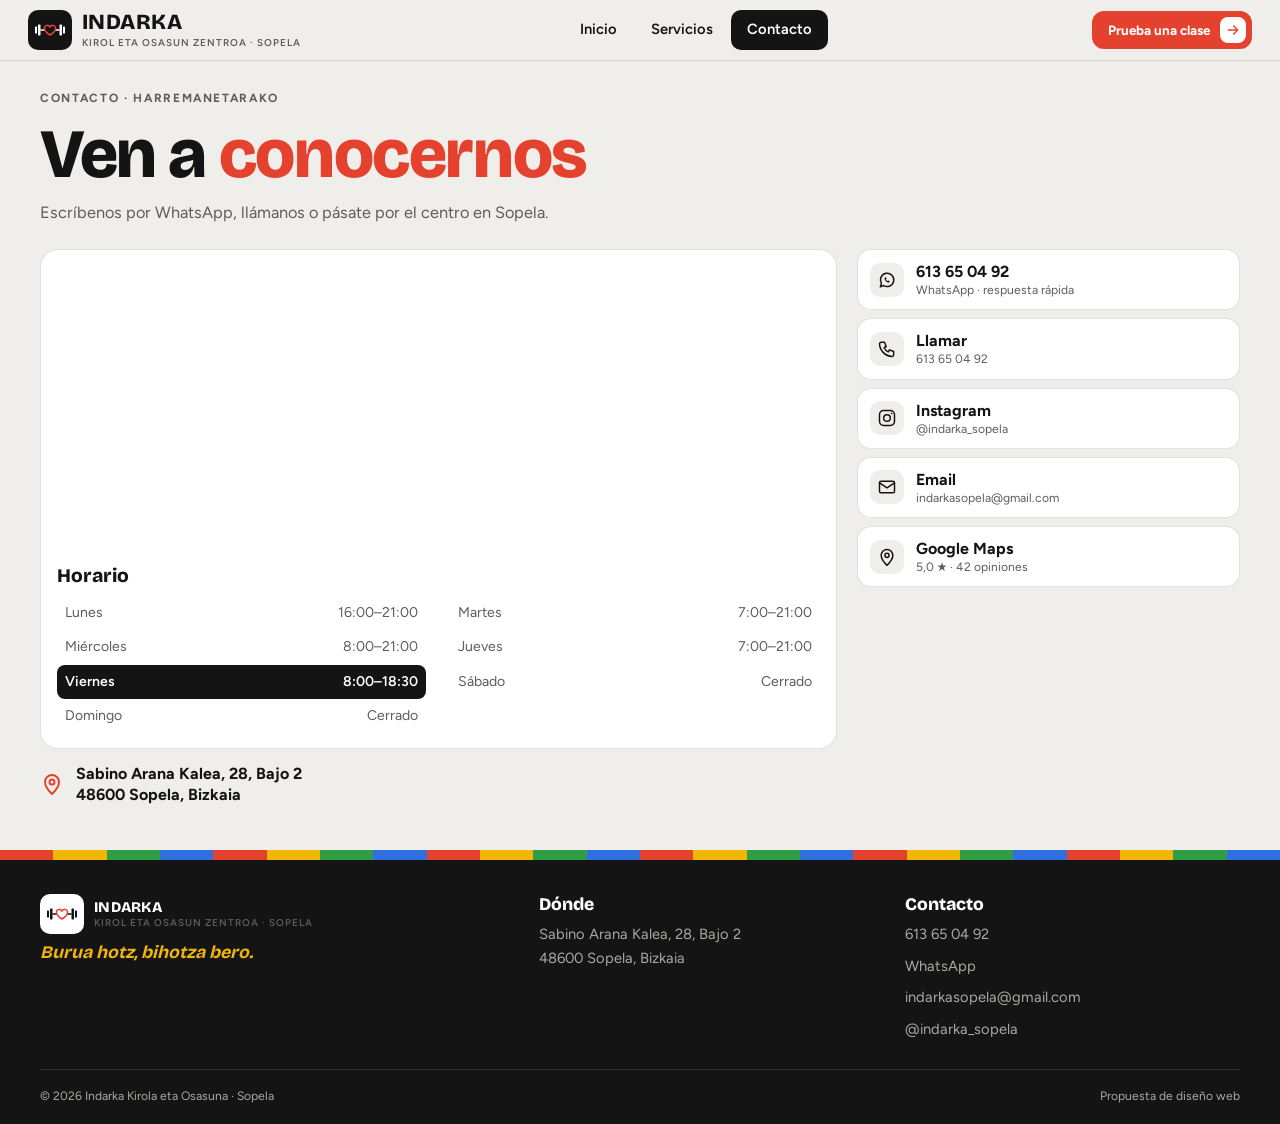
<file: contacto.html>
<!doctype html><html lang="es"><head><meta charset="utf-8"><meta name="viewport" content="width=device-width,initial-scale=1"><title>Contacto · Indarka, Sopela</title><meta name="description" content="Contacta con Indarka en Sopela: 613 65 04 92, indarkasopela@gmail.com."><meta name="theme-color" content="#141414">
<meta property="og:title" content="Contacto · Indarka, Sopela"><meta property="og:description" content="Contacta con Indarka en Sopela: 613 65 04 92, indarkasopela@gmail.com."><meta property="og:image" content="https://lh3.googleusercontent.com/gps-cs-s/ANWiy9QxYAkdA4h9K3HqkUiW6o0ln8bfl74HVTs6HFjgJ6Ffz-Nzc3xp4CpnVTJXJd3KTeh5zs9AXDaFETh2uyRLpJcOtnv6Kz9hyFxmfzUcGPkmEI0HGvlnfArTZdiR6OLb7YpLpwfQHw=w1200">
<link rel="icon" href="favicon.svg" type="image/svg+xml"><link rel="preconnect" href="https://fonts.googleapis.com"><link rel="preconnect" href="https://fonts.gstatic.com" crossorigin>
<link href="https://fonts.googleapis.com/css2?family=Bricolage+Grotesque:opsz,wght@12..96,500;12..96,700;12..96,800&family=Figtree:wght@400;500;600;700&display=swap" rel="stylesheet"><link rel="stylesheet" href="styles.css?v=1793131618"></head><body>
<header class="top"><a class="brand" href="index.html?v=1793131581"><span class="lg"><svg viewBox="0 0 64 32" aria-hidden="true"><rect x="2" y="9" width="4" height="14" rx="1"/><rect x="8" y="5" width="5" height="22" rx="1.5"/><rect x="51" y="5" width="5" height="22" rx="1.5"/><rect x="58" y="9" width="4" height="14" rx="1"/><rect x="13" y="14.5" width="9" height="3"/><rect x="42" y="14.5" width="9" height="3"/><path d="M32 26s-11-6.5-11-13a5.5 5.5 0 0 1 11-1.5A5.5 5.5 0 0 1 43 13c0 6.5-11 13-11 13z" fill="none" stroke="currentColor" stroke-width="3"/></svg></span><span>INDARKA<small>Kirol eta osasun zentroa · Sopela</small></span></a>
<nav class="menu"><a href="index.html?v=1793131581">Inicio</a><a href="servicios.html?v=1793131581">Servicios</a><a href="contacto.html?v=1793131581" class=on>Contacto</a></nav><div class="act"><a class="btn mag sm pri hcta" href="https://wa.me/34613650492?text=Kaixo%21%20Me%20gustar%C3%ADa%20informaci%C3%B3n%20para%20empezar%20a%20entrenar%20en%20Indarka." target=_blank rel=noopener><span>Prueba una clase</span><i><svg viewBox="0 0 24 24" aria-hidden="true"><path d="M5 12h14M13 6l6 6-6 6"/></svg></i></a><button class="burger" aria-label="Menú" aria-expanded="false"><span></span><span></span></button></div></header>
<main><section class="phd pc"><div class="wrap"><p class="eyebrow">Contacto · Harremanetarako</p><h1>Ven a <span class="hl">conocernos</span></h1><p class="lead">Escríbenos por WhatsApp, llámanos o pásate por el centro en Sopela.</p></div></section>
<section class="sec pt0"><div class="wrap cg"><div class="mcol"><div class="mapbox"><iframe title="Mapa de Indarka en Sopela" loading="lazy" src="https://maps.google.com/maps?q=Indarka%20Kirola%20eta%20Osasuna%2C%20Sabino%20Arana%2028%2C%20Sopela&z=16&output=embed"></iframe>
<div class="hours"><b>Horario</b><ul id="hours"><li data-d="1"><span>Lunes</span><span>16:00–21:00</span></li><li data-d="2"><span>Martes</span><span>7:00–21:00</span></li><li data-d="3"><span>Miércoles</span><span>8:00–21:00</span></li><li data-d="4"><span>Jueves</span><span>7:00–21:00</span></li><li data-d="5"><span>Viernes</span><span>8:00–18:30</span></li><li data-d="6"><span>Sábado</span><span>Cerrado</span></li><li data-d="0"><span>Domingo</span><span>Cerrado</span></li></ul></div></div>
<a class="addr" href="https://www.google.com/maps/place/?q=place_id:ChIJN8t_1MddTg0Rk3zAaMkkjOg" target="_blank" rel="noopener"><svg viewBox="0 0 24 24"><path d="M12 22s7-6.5 7-12a7 7 0 0 0-14 0c0 5.5 7 12 7 12z"/><circle cx="12" cy="10" r="2.5"/></svg><span><b>Sabino Arana Kalea, 28, Bajo 2</b><b>48600 Sopela, Bizkaia</b></span></a></div>
<aside class="cards"><a class="soc wa" href="https://wa.me/34613650492?text=Kaixo%21%20Me%20gustar%C3%ADa%20informaci%C3%B3n%20para%20empezar%20a%20entrenar%20en%20Indarka." target="_blank" rel="noopener"><svg viewBox="0 0 24 24"><path d="M4 20l1.3-4A8 8 0 1 1 8 18.7z"/><path class="f" d="M9 9.5c0 3 2.5 5.5 5.5 5.5l1-1.5-2-1-1 .8a4 4 0 0 1-1.8-1.8l.8-1-1-2z"/></svg><span><b>613 65 04 92</b><small>WhatsApp · respuesta rápida</small></span></a>
<a class="soc tl" href="tel:+34613650492"><svg viewBox="0 0 24 24"><path d="M5 4h4l2 5-2.5 1.5a11 11 0 0 0 5 5L15 13l5 2v4a2 2 0 0 1-2 2A16 16 0 0 1 3 6a2 2 0 0 1 2-2"/></svg><span><b>Llamar</b><small>613 65 04 92</small></span></a>
<a class="soc ig" href="https://www.instagram.com/indarka_sopela/" target="_blank" rel="noopener"><svg viewBox="0 0 24 24"><rect x="3" y="3" width="18" height="18" rx="5"/><circle cx="12" cy="12" r="4"/><circle cx="17.5" cy="6.5" r="1" class="f"/></svg><span><b>Instagram</b><small>@indarka_sopela</small></span></a>
<a class="soc em" href="mailto:indarkasopela@gmail.com"><svg viewBox="0 0 24 24"><rect x="3" y="5" width="18" height="14" rx="2"/><path d="M3 7l9 6 9-6"/></svg><span><b>Email</b><small>indarkasopela@gmail.com</small></span></a>
<a class="soc gm" href="https://www.google.com/maps/place/?q=place_id:ChIJN8t_1MddTg0Rk3zAaMkkjOg" target="_blank" rel="noopener"><svg viewBox="0 0 24 24"><path d="M12 22s7-6.5 7-12a7 7 0 0 0-14 0c0 5.5 7 12 7 12z"/><circle cx="12" cy="10" r="2.5"/></svg><span><b>Google Maps</b><small>5,0 ★ · 42 opiniones</small></span></a></aside></div></section></main>
<footer><div class="tiles" aria-hidden="true"><i></i><i></i><i></i><i></i><i></i><i></i><i></i><i></i><i></i><i></i><i></i><i></i><i></i><i></i><i></i><i></i><i></i><i></i><i></i><i></i><i></i><i></i><i></i><i></i></div><div class="wrap fg"><div><a class="brand" href="index.html?v=1793131581"><span class="lg"><svg viewBox="0 0 64 32" aria-hidden="true"><rect x="2" y="9" width="4" height="14" rx="1"/><rect x="8" y="5" width="5" height="22" rx="1.5"/><rect x="51" y="5" width="5" height="22" rx="1.5"/><rect x="58" y="9" width="4" height="14" rx="1"/><rect x="13" y="14.5" width="9" height="3"/><rect x="42" y="14.5" width="9" height="3"/><path d="M32 26s-11-6.5-11-13a5.5 5.5 0 0 1 11-1.5A5.5 5.5 0 0 1 43 13c0 6.5-11 13-11 13z" fill="none" stroke="currentColor" stroke-width="3"/></svg></span><span>INDARKA<small>Kirol eta osasun zentroa · Sopela</small></span></a><p class="motto">Burua hotz, bihotza bero.</p></div>
<div><b>Dónde</b><a href="https://www.google.com/maps/place/?q=place_id:ChIJN8t_1MddTg0Rk3zAaMkkjOg" target="_blank" rel="noopener">Sabino Arana Kalea, 28, Bajo 2<br>48600 Sopela, Bizkaia</a></div>
<div><b>Contacto</b><a href="tel:+34613650492">613 65 04 92</a><a href="https://wa.me/34613650492?text=Kaixo%21%20Me%20gustar%C3%ADa%20informaci%C3%B3n%20para%20empezar%20a%20entrenar%20en%20Indarka." target="_blank" rel="noopener">WhatsApp</a><a href="mailto:indarkasopela@gmail.com">indarkasopela@gmail.com</a><a href="https://www.instagram.com/indarka_sopela/" target="_blank" rel="noopener">@indarka_sopela</a></div></div>
<div class="wrap legal"><span>© 2026 Indarka Kirola eta Osasuna · Sopela</span><span>Propuesta de diseño web</span></div></footer>
<div class="lb" hidden><button class="lbx" aria-label="Cerrar">✕</button><img alt=""></div>
<script src="script.js?v=1793131618"></script></body></html>
</file>
<file: styles.css>
:root{--bg:#efeeea;--bg2:#e4e2dc;--card:#fff;--ink:#141414;--mut:#5d5d5a;--line:rgba(20,20,20,.12);--r:#e5412f;--y:#f2b705;--g:#2f9e44;--b:#2f6fe0;--wood:#b98b5e}
*{box-sizing:border-box;margin:0}html{scroll-behavior:smooth}
body{font-family:Figtree,system-ui,sans-serif;background:var(--bg);color:var(--ink);line-height:1.6;overflow-x:hidden;-webkit-font-smoothing:antialiased}
a{color:inherit}img{max-width:100%;display:block}button{font:inherit;color:inherit}
h1,h2,h3{font-family:'Bricolage Grotesque',system-ui,sans-serif;font-weight:800;line-height:1;letter-spacing:-.02em}
.hl{color:var(--r)}.wrap{width:min(1200px,100% - 40px);margin:0 auto}
.eyebrow{font-size:.74rem;font-weight:700;letter-spacing:.14em;text-transform:uppercase;color:var(--mut);display:flex;align-items:center;gap:10px}
.top{position:sticky;top:0;z-index:40;display:flex;justify-content:space-between;align-items:center;gap:16px;padding:10px 28px;background:rgba(239,238,234,.9);backdrop-filter:blur(12px);border-bottom:1px solid var(--line)}
.brand{display:flex;align-items:center;gap:10px;text-decoration:none;font:800 1.35rem 'Bricolage Grotesque',sans-serif;letter-spacing:.02em;line-height:1}.brand small{display:block;font:600 .62rem Figtree,sans-serif;letter-spacing:.1em;text-transform:uppercase;color:var(--mut);margin-top:3px}
.lg{width:44px;height:40px;border-radius:10px;background:var(--ink);color:#fff;display:grid;place-items:center;flex:none}.lg svg{width:32px;fill:currentColor}.lg path{stroke:var(--r)}
.menu{display:flex;gap:2px}.menu a{text-decoration:none;font-weight:600;font-size:.92rem;padding:8px 16px;border-radius:10px;transition:background .25s,color .25s}.menu a:hover{background:rgba(0,0,0,.06)}.menu a.on{background:var(--ink);color:#fff}
.act{display:flex;align-items:center;gap:10px}
.btn{position:relative;display:inline-flex;align-items:center;gap:12px;text-decoration:none;font:700 .9rem Figtree,sans-serif;padding:6px 6px 6px 18px;border-radius:12px;border:2px solid var(--ink);background:var(--ink);color:#fff;cursor:pointer;overflow:hidden;isolation:isolate;transition:transform .35s cubic-bezier(.2,.8,.2,1),color .35s}
.btn:before{content:"";position:absolute;inset:0;background:var(--r);transform:translateX(-101%);transition:transform .45s cubic-bezier(.7,0,.2,1);z-index:-1}.btn:hover:before{transform:none}
.btn i{width:32px;height:32px;border-radius:8px;background:#fff;color:var(--ink);display:grid;place-items:center;overflow:hidden;flex:none}.btn i svg{width:16px;fill:none;stroke:currentColor;stroke-width:2.2;stroke-linecap:round;stroke-linejoin:round}.btn:hover i svg{animation:arr .5s cubic-bezier(.7,0,.2,1)}
@keyframes arr{49%{transform:translateX(140%)}50%{transform:translateX(-140%)}100%{transform:none}}
.btn.pri{background:var(--r);border-color:var(--r)}.btn.pri:before{background:var(--ink)}.btn.pri i{color:var(--r)}
.btn.ghost{background:transparent;color:var(--ink)}.btn.ghost:hover{color:#fff;border-color:var(--r)}.btn.ghost i{background:var(--ink);color:#fff}
.btn.sm{font-size:.84rem;padding:4px 4px 4px 14px;gap:10px}.btn.sm i{width:26px;height:26px}.btn:active{transform:scale(.97)}
.btns{display:flex;flex-wrap:wrap;gap:12px;margin-top:22px}
.burger{display:none;background:none;border:0;width:42px;height:42px;cursor:pointer}.burger span{display:block;height:2px;background:var(--ink);margin:7px 9px}
.live{display:inline-flex;align-items:center;gap:8px;background:#fff;border:1px solid var(--line);padding:6px 12px;border-radius:99px;color:var(--ink);letter-spacing:.08em}.live:before{content:"";width:8px;height:8px;border-radius:50%;background:var(--c,var(--g));animation:ping 1.4s infinite}@keyframes ping{50%{opacity:.35}}
/* hero */
.hero{padding:32px 0 40px}.hg{display:grid;grid-template-columns:1.05fr .95fr;gap:44px;align-items:center}
.hero h1{font-size:clamp(2.8rem,6.2vw,5.4rem);margin:14px 0 10px}
.motto2{font:italic 600 1.15rem 'Bricolage Grotesque',sans-serif;color:var(--wood);margin-bottom:12px}
.lead{color:var(--mut);font-size:1.02rem;max-width:560px}
.trust{list-style:none;padding:0;display:grid;grid-template-columns:repeat(3,1fr);margin-top:22px;border-top:2px solid var(--ink)}.trust li{padding:12px 10px 0 0}.trust b{display:block;font:800 2rem 'Bricolage Grotesque',sans-serif}.trust span{font-size:.8rem;color:var(--mut)}
.hv{position:relative;min-height:450px}.ph{border-radius:18px;overflow:hidden;background:var(--bg2)}.ph img{width:100%;height:100%;object-fit:cover}
.p1{position:absolute;inset:0 18% 10% 0;box-shadow:12px 12px 0 var(--y)}.p2{position:absolute;right:0;bottom:0;width:42%;height:46%;border:5px solid var(--bg);box-shadow:-10px 10px 0 var(--b)}
.stamp{position:absolute;left:-14px;bottom:20px;background:var(--ink);color:#fff;border-radius:16px;padding:12px 16px;display:flex;align-items:center;gap:10px;transform:rotate(-3deg)}.stamp b{font:800 2.4rem 'Bricolage Grotesque',sans-serif;color:var(--y);line-height:1}.stamp span{font-size:.78rem;line-height:1.25}
/* banda */
.band{background:var(--ink);color:#fff;overflow:hidden;padding:14px 0;border-block:4px solid var(--y)}.track{display:flex;gap:28px;width:max-content;animation:mq 50s linear infinite;align-items:baseline}.track span{font:800 1.3rem 'Bricolage Grotesque',sans-serif;white-space:nowrap}.track em{font-style:italic;color:#9a9a96;white-space:nowrap;font-size:.95rem}.track em:after{content:"■";color:var(--r);margin-left:28px;font-style:normal}
.track em:nth-of-type(4n+2):after{color:var(--y)}.track em:nth-of-type(4n+3):after{color:var(--g)}.track em:nth-of-type(4n+4):after{color:var(--b)}
@keyframes mq{to{transform:translateX(-50%)}}.band:hover .track{animation-play-state:paused}
/* secciones */
.sec{padding:44px 0}.sec.soft{background:var(--bg2)}.sec.dark{background:var(--ink);color:#fff}.sec.dark .lead,.sec.dark .eyebrow{color:#a9a9a4}.pt0{padding-top:6px}
.sh{display:flex;flex-direction:column;gap:8px;margin-bottom:24px;max-width:760px}.sh.row{flex-direction:row;justify-content:space-between;align-items:flex-end;max-width:none;flex-wrap:wrap;gap:12px}
h2{font-size:clamp(2rem,4.2vw,3.2rem)}.lnk{font-weight:700;text-decoration:none;border-bottom:2px solid var(--r)}
/* buscador servicios */
.finder{display:grid;grid-template-columns:.85fr 1.15fr;gap:16px;align-items:start}.fchips{display:grid;gap:6px}
.fc{display:grid;text-align:left;padding:12px 16px;border-radius:14px;border:1px solid var(--line);background:var(--card);cursor:pointer;transition:background .25s,border-color .25s,transform .25s;position:relative;overflow:hidden}
.fc:before{content:"";position:absolute;left:0;top:0;bottom:0;width:5px;background:var(--r);transform:scaleY(0);transition:transform .3s}.fc:nth-child(4n+2):before{background:var(--y)}.fc:nth-child(4n+3):before{background:var(--g)}.fc:nth-child(4n+4):before{background:var(--b)}
.fc b{font:800 1.08rem 'Bricolage Grotesque',sans-serif}.fc small{color:var(--mut);font-size:.76rem;font-style:italic}.fc:hover{transform:translateX(4px)}.fc.on{background:var(--ink);color:#fff;border-color:var(--ink)}.fc.on small{color:#a9a9a4}.fc.on:before{transform:none}
.fp{background:var(--card);border:1px solid var(--line);border-radius:20px;overflow:hidden;animation:fade .45s;position:sticky;top:84px}.fp[hidden]{display:none}.fimg{aspect-ratio:16/9}.fimg img{width:100%;height:100%;object-fit:cover}
.ftx{padding:20px;display:flex;flex-direction:column;gap:10px}.ftx h3{font-size:1.9rem}.ftx p{color:var(--mut)}.who{font-size:.92rem}.who b{color:var(--ink)}.ftx .btn{align-self:flex-start}
.tag{align-self:flex-start;font-size:.74rem;font-style:italic;background:var(--bg);padding:4px 10px;border-radius:8px;color:var(--mut)}
@keyframes fade{from{opacity:0;transform:translateY(8px)}}
/* equipo */
.two{display:grid;grid-template-columns:1fr 1fr;gap:44px;align-items:center}.two h2{margin:8px 0 12px}
.team{display:flex;gap:14px;margin-top:20px}.tm{display:grid;justify-items:center;gap:6px}.tm span{width:64px;height:64px;border-radius:16px;display:grid;place-items:center;font:800 1.8rem 'Bricolage Grotesque',sans-serif;background:var(--r)}.tm:nth-child(2) span{background:var(--y);color:var(--ink)}.tm:nth-child(3) span{background:var(--g)}.tm b{font-size:.9rem}
.pillars{list-style:none;padding:0;display:grid;grid-template-columns:1fr 1fr;gap:10px}.pillars li{border:1px solid rgba(255,255,255,.15);border-radius:16px;padding:18px;transition:background .3s,transform .3s}.pillars li:hover{background:rgba(255,255,255,.06);transform:translateY(-3px)}.pillars b{font:800 1.2rem 'Bricolage Grotesque',sans-serif;display:block;margin-bottom:4px}.pillars p{color:#a9a9a4;font-size:.9rem}
.pillars li:nth-child(1){border-top:4px solid var(--r)}.pillars li:nth-child(2){border-top:4px solid var(--y)}.pillars li:nth-child(3){border-top:4px solid var(--g)}.pillars li:nth-child(4){border-top:4px solid var(--b)}
/* opiniones */
.qs{display:grid;grid-template-columns:repeat(3,1fr);gap:12px}.q{background:var(--card);border:1px solid var(--line);border-radius:18px;padding:20px;display:flex;flex-direction:column;justify-content:space-between;gap:12px;transition:transform .3s,box-shadow .3s}.q:hover{transform:translateY(-3px);box-shadow:6px 6px 0 var(--ink)}
.q blockquote{font-size:1rem;font-weight:500}.q figcaption{font-size:.82rem;color:var(--y);letter-spacing:2px}.q figcaption b{color:var(--ink);letter-spacing:0;margin-left:6px}
/* galería */
.gal{display:grid;grid-template-columns:1.4fr 1fr 1fr;grid-template-rows:auto auto;gap:10px}.g{position:relative;border:0;padding:0;border-radius:16px;overflow:hidden;cursor:zoom-in;aspect-ratio:4/3;background:var(--bg)}.g1{grid-row:span 2;aspect-ratio:auto}
.g img{width:100%;height:100%;object-fit:cover;transition:transform .8s}.g:hover img{transform:scale(1.05)}.g span{position:absolute;left:10px;bottom:10px;background:var(--ink);color:#fff;font-size:.78rem;font-weight:700;padding:4px 10px;border-radius:8px}
.lb{position:fixed;inset:0;z-index:70;background:rgba(10,10,10,.94);display:grid;place-items:center;padding:20px}.lb[hidden]{display:none}.lb img{max-height:86vh;max-width:min(1100px,92vw);border-radius:12px}.lbx{position:absolute;top:14px;right:20px;background:none;border:0;color:#fff;font-size:1.8rem;cursor:pointer}
.cta{background:var(--r);color:#fff;padding:38px 0}.ci{display:flex;justify-content:space-between;align-items:center;gap:24px;flex-wrap:wrap}.ci h2{font-size:clamp(2rem,4vw,3rem)}.ci p{opacity:.9}.ci .btns{margin:0}
.cta .btn.pri{background:var(--ink);border-color:var(--ink)}.cta .btn.pri:before{background:#fff}.cta .btn.pri:hover{color:var(--ink)}.cta .btn.pri i{color:var(--ink)}.cta .btn.ghost{color:#fff;border-color:#fff}.cta .btn.ghost:before{background:var(--ink)}.cta .btn.ghost i{background:#fff;color:var(--r)}
/* servicios */
.phd{padding:34px 0 24px}.phd h1{font-size:clamp(2.5rem,5.4vw,4.4rem);margin:12px 0 10px}.phd.pc{padding:28px 0 18px}
.slist{display:grid;gap:12px}.srow{display:grid;grid-template-columns:60px 280px 1fr;gap:20px;align-items:center;background:var(--card);border:1px solid var(--line);border-radius:20px;padding:14px;transition:transform .3s,box-shadow .3s}.srow:hover{transform:translateY(-3px);box-shadow:6px 6px 0 var(--ink)}
.sn{font:800 2.4rem 'Bricolage Grotesque',sans-serif;color:var(--r);text-align:center}.srow:nth-child(4n+2) .sn{color:var(--y)}.srow:nth-child(4n+3) .sn{color:var(--g)}.srow:nth-child(4n+4) .sn{color:var(--b)}
.simg{aspect-ratio:16/10;border-radius:14px;overflow:hidden}.simg img{width:100%;height:100%;object-fit:cover}.stx{display:flex;flex-direction:column;gap:6px;padding-right:10px}.stx small{font-style:italic;color:var(--mut)}.stx h3{font-size:1.6rem}.stx p{color:var(--mut);font-size:.93rem}.stx .btn{align-self:flex-start;margin-top:4px}
.hbars{display:grid;gap:8px;max-width:900px}.hb{display:grid;grid-template-columns:110px 1fr 110px;gap:14px;align-items:center}.hb b{font-weight:700}.hb span{color:#a9a9a4;font-size:.9rem;text-align:right}
.bar{height:16px;border-radius:99px;background:rgba(255,255,255,.08);position:relative;overflow:hidden}.bar i{position:absolute;top:0;bottom:0;border-radius:99px;background:linear-gradient(90deg,var(--r),var(--y));transform-origin:left;animation:grow 1s cubic-bezier(.2,.8,.2,1) both}
.hb.today b{color:var(--y)}.hb.today .bar{box-shadow:0 0 0 2px var(--y)}@keyframes grow{from{transform:scaleX(0)}}
.hscale{display:grid;grid-template-columns:110px 1fr 110px;gap:14px;font-size:.72rem;color:#7d7d78}.hscale{display:flex;justify-content:space-between;padding:0 124px 0 124px}
/* contacto */
.cg{display:grid;grid-template-columns:1.35fr .65fr;gap:20px;align-items:start}.mcol{display:grid;gap:14px;min-width:0}
.mapbox{background:var(--card);border:1px solid var(--line);border-radius:18px;overflow:hidden}.mapbox iframe{width:100%;height:300px;border:0;display:block;filter:grayscale(.6)}
.hours{padding:14px 16px}.hours b{font:800 1.2rem 'Bricolage Grotesque',sans-serif}.hours ul{list-style:none;padding:0;margin-top:6px;display:grid;grid-template-columns:1fr 1fr;gap:0 24px}.hours li{display:flex;justify-content:space-between;padding:6px 8px;border-radius:8px;font-size:.88rem;color:var(--mut)}.hours li.today{background:var(--ink);color:#fff;font-weight:600}
.addr{display:flex;align-items:center;gap:12px;text-decoration:none}.addr svg{width:24px;height:24px;fill:none;stroke:var(--r);stroke-width:2;flex:none}.addr span{display:grid;line-height:1.35}.addr b{font-weight:700}
.cards{display:grid;gap:8px}
.soc{position:relative;overflow:hidden;isolation:isolate;display:flex;align-items:center;gap:12px;padding:12px;border-radius:14px;border:1px solid var(--line);background:var(--card);text-decoration:none;transition:color .35s,border-color .35s,transform .3s}
.soc:before{content:"";position:absolute;inset:0;z-index:-1;transform:translateX(-101%);transition:transform .45s cubic-bezier(.7,0,.2,1)}.soc.wa:before{background:#25d366}.soc.tl:before{background:var(--ink)}.soc.em:before{background:var(--r)}.soc.ig:before{background:linear-gradient(45deg,#feda75,#fa7e1e,#d62976,#962fbf,#4f5bd5)}.soc.gm:before{background:linear-gradient(90deg,#4285f4,#34a853 40%,#fbbc05 70%,#ea4335)}
.soc:hover{color:#fff;border-color:transparent;transform:translateY(-3px)}.soc:hover:before{transform:none}.soc.wa:hover{color:#0b2a17}
.soc svg{width:34px;height:34px;flex:none;padding:7px;border-radius:10px;background:var(--bg);fill:none;stroke:currentColor;stroke-width:1.8;stroke-linecap:round;stroke-linejoin:round;transition:background .35s}.soc .f{fill:currentColor;stroke:none}.soc:hover svg{background:rgba(255,255,255,.25)}
.soc span{display:grid;line-height:1.25}.soc b{font-weight:700}.soc small{font-size:.76rem;color:var(--mut);transition:color .35s}.soc:hover small{color:inherit;opacity:.85}
footer{background:var(--ink);color:#a9a9a4;padding:0 0 18px;position:relative}.tiles{display:grid;grid-template-columns:repeat(24,1fr);height:10px;margin-bottom:34px}.tiles i:nth-child(4n+1){background:var(--r)}.tiles i:nth-child(4n+2){background:var(--y)}.tiles i:nth-child(4n+3){background:var(--g)}.tiles i:nth-child(4n){background:var(--b)}
.fg{display:grid;grid-template-columns:1.4fr 1fr 1fr;gap:30px}.fg>div{display:flex;flex-direction:column;gap:8px}.fg .brand{color:#fff}.fg .lg{background:#fff;color:var(--ink)}.motto{font:italic 700 1.1rem 'Bricolage Grotesque',sans-serif;color:var(--y)}.fg b{color:#fff;font:800 1.1rem 'Bricolage Grotesque',sans-serif}.fg a{text-decoration:none;font-size:.92rem}.fg a:hover{color:#fff}
.legal{display:flex;justify-content:space-between;flex-wrap:wrap;gap:10px;border-top:1px solid rgba(255,255,255,.12);margin-top:28px;padding-top:16px;font-size:.76rem}
.reveal{opacity:0;transform:translateY(20px);transition:opacity .8s cubic-bezier(.2,.7,.2,1),transform .8s cubic-bezier(.2,.7,.2,1)}.reveal.in{opacity:1;transform:none}
.hg>*,.finder>*,.two>*,.cg>*{min-width:0}
@media(max-width:1020px){.menu{display:none;position:absolute;top:100%;left:16px;right:16px;flex-direction:column;background:#fff;border:1px solid var(--line);border-radius:14px;padding:8px}.menu.open{display:flex}.burger{display:block}
.hg,.finder,.two,.cg{grid-template-columns:1fr}.hv{min-height:380px;max-width:560px}.qs{grid-template-columns:1fr 1fr}.srow{grid-template-columns:50px 200px 1fr}.fp{position:static}}
@media(max-width:600px){.top{padding:10px 16px}.hcta{display:none}.brand small{display:none}.sec{padding:34px 0}.hero{padding:20px 0 30px}.trust b{font-size:1.6rem}.hv{min-height:320px}.p1{inset:0 12% 14% 0}
.qs,.fg,.pillars{grid-template-columns:1fr}.btns .btn{flex:1 1 100%;justify-content:space-between}.fchips{grid-template-columns:1fr 1fr}.fc{padding:10px 12px}.fc small{display:none}
.srow{grid-template-columns:1fr;gap:10px}.sn{text-align:left;font-size:1.8rem}.gal{grid-template-columns:1fr 1fr}.g1{grid-column:1/-1;grid-row:auto;aspect-ratio:4/3}
.hb{grid-template-columns:78px 1fr 84px;gap:8px}.hb span{font-size:.78rem}.hscale{padding:0 92px 0 86px}.hours ul{grid-template-columns:1fr}}
@media(prefers-reduced-motion:reduce){*,*:before,*:after{animation:none!important;transition:none!important}.reveal{opacity:1;transform:none}}
.hbars{grid-template-columns:minmax(0,1fr)}.hb>*{min-width:0}@media(max-width:600px){.hb{grid-template-columns:70px minmax(0,1fr) 78px}.hb span{font-size:.72rem;white-space:nowrap}.hscale{padding:0 86px 0 78px}}
</file>
